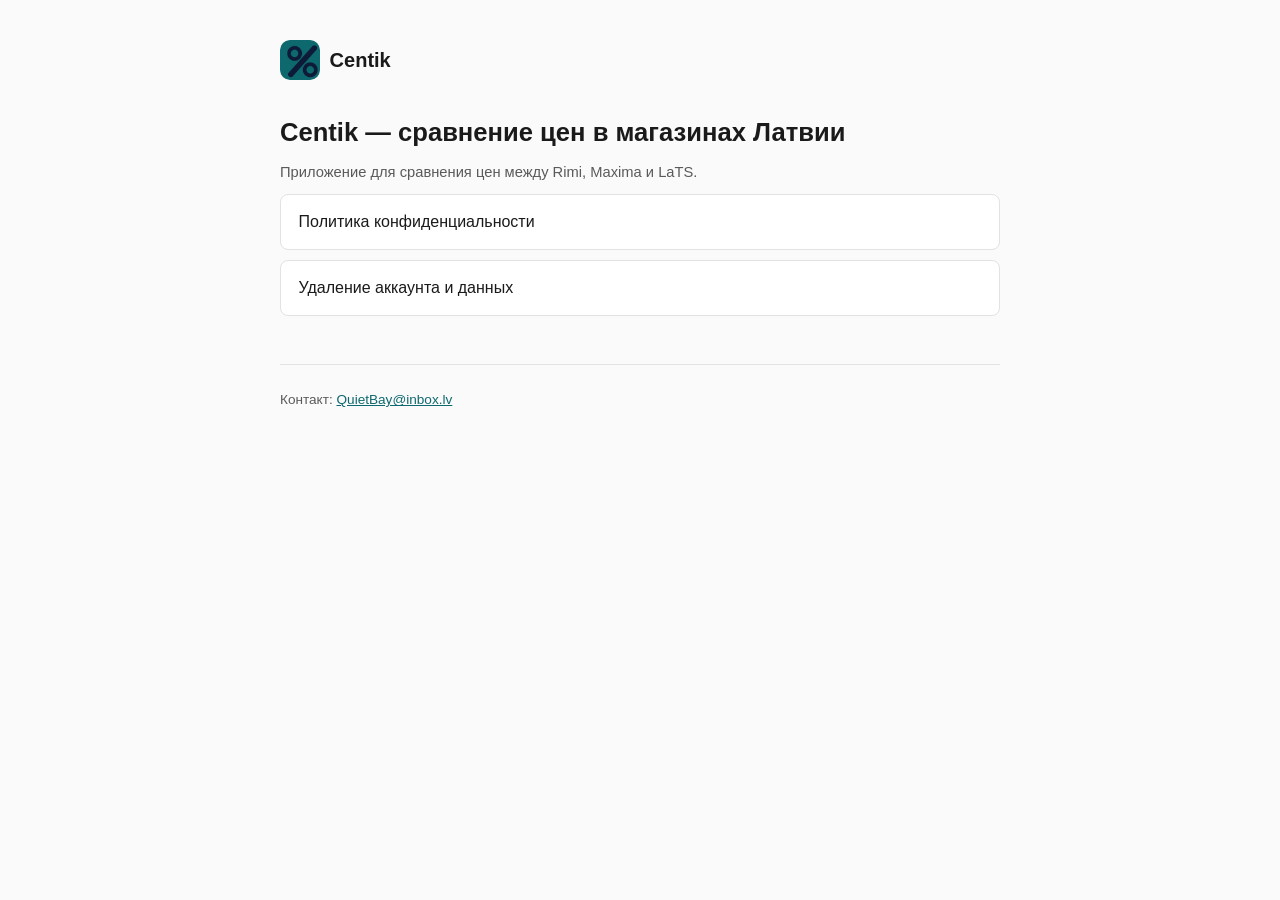
<file: docs/index.html>
<!doctype html>
<html lang="ru">
<head>
<meta charset="utf-8">
<meta name="viewport" content="width=device-width, initial-scale=1">
<title>Centik</title>
<link rel="stylesheet" href="style.css">
</head>
<body>
<div class="wrap">
  <header class="top">
    <img src="icon.png" alt="">
    <span class="brand">Centik</span>
  </header>

  <h1>Centik — сравнение цен в магазинах Латвии</h1>
  <p class="meta">Приложение для сравнения цен между Rimi, Maxima и LaTS.</p>

  <div class="index-links">
    <a href="privacy-policy/">Политика конфиденциальности</a>
    <a href="account-deletion/">Удаление аккаунта и данных</a>
  </div>

  <footer>
    Контакт: <a href="mailto:QuietBay@inbox.lv">QuietBay@inbox.lv</a>
  </footer>
</div>
</body>
</html>
</file>
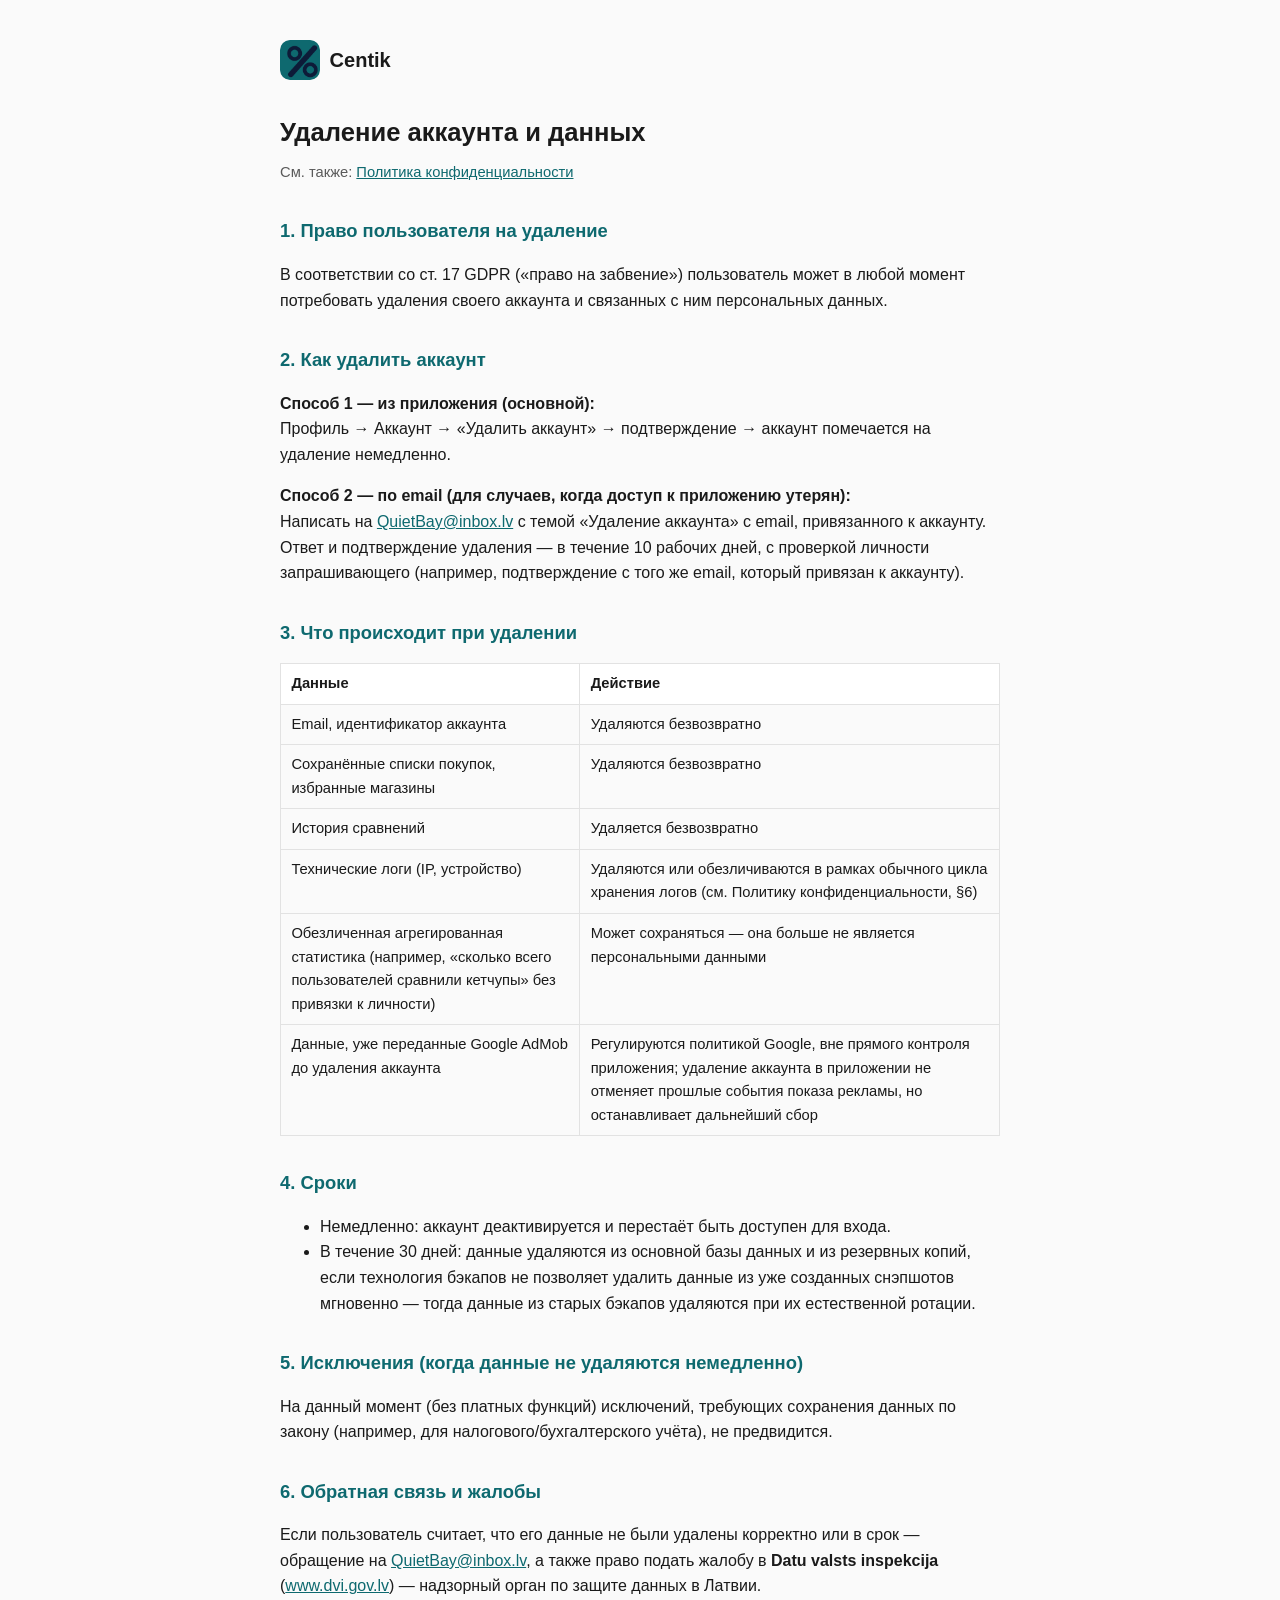
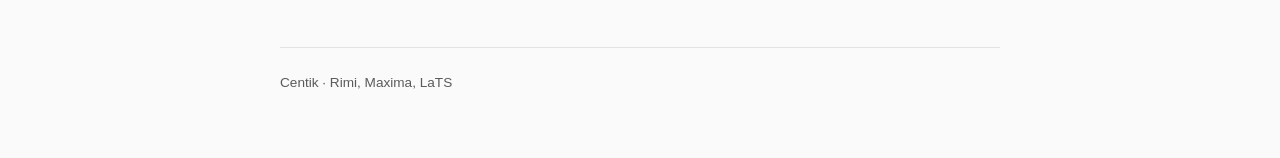
<file: docs/account-deletion/index.html>
<!doctype html>
<html lang="ru">
<head>
<meta charset="utf-8">
<meta name="viewport" content="width=device-width, initial-scale=1">
<title>Удаление аккаунта — Centik</title>
<link rel="stylesheet" href="../style.css">
</head>
<body>
<div class="wrap">
  <header class="top">
    <img src="../icon.png" alt="">
    <span class="brand">Centik</span>
  </header>

  <h1>Удаление аккаунта и данных</h1>
  <p class="meta">См. также: <a href="../privacy-policy/">Политика конфиденциальности</a></p>

  <h2>1. Право пользователя на удаление</h2>
  <p>В соответствии со ст. 17 GDPR («право на забвение») пользователь может в любой момент
  потребовать удаления своего аккаунта и связанных с ним персональных данных.</p>

  <h2>2. Как удалить аккаунт</h2>
  <p><strong>Способ 1 — из приложения (основной):</strong><br>
  Профиль → Аккаунт → «Удалить аккаунт» → подтверждение → аккаунт помечается на удаление
  немедленно.</p>
  <p><strong>Способ 2 — по email (для случаев, когда доступ к приложению утерян):</strong><br>
  Написать на <a href="mailto:QuietBay@inbox.lv">QuietBay@inbox.lv</a> с темой «Удаление
  аккаунта» с email, привязанного к аккаунту. Ответ и подтверждение удаления — в течение
  10 рабочих дней, с проверкой личности запрашивающего (например, подтверждение с того же email,
  который привязан к аккаунту).</p>

  <h2>3. Что происходит при удалении</h2>
  <table>
    <tr><th>Данные</th><th>Действие</th></tr>
    <tr><td>Email, идентификатор аккаунта</td><td>Удаляются безвозвратно</td></tr>
    <tr><td>Сохранённые списки покупок, избранные магазины</td><td>Удаляются безвозвратно</td></tr>
    <tr><td>История сравнений</td><td>Удаляется безвозвратно</td></tr>
    <tr><td>Технические логи (IP, устройство)</td><td>Удаляются или обезличиваются в рамках обычного цикла хранения логов (см. Политику конфиденциальности, §6)</td></tr>
    <tr><td>Обезличенная агрегированная статистика (например, «сколько всего пользователей сравнили кетчупы» без привязки к личности)</td><td>Может сохраняться — она больше не является персональными данными</td></tr>
    <tr><td>Данные, уже переданные Google AdMob до удаления аккаунта</td><td>Регулируются политикой Google, вне прямого контроля приложения; удаление аккаунта в приложении не отменяет прошлые события показа рекламы, но останавливает дальнейший сбор</td></tr>
  </table>

  <h2>4. Сроки</h2>
  <ul>
    <li>Немедленно: аккаунт деактивируется и перестаёт быть доступен для входа.</li>
    <li>В течение 30 дней: данные удаляются из основной базы данных и из резервных копий,
    если технология бэкапов не позволяет удалить данные из уже созданных снэпшотов мгновенно —
    тогда данные из старых бэкапов удаляются при их естественной ротации.</li>
  </ul>

  <h2>5. Исключения (когда данные не удаляются немедленно)</h2>
  <p>На данный момент (без платных функций) исключений, требующих сохранения данных по закону
  (например, для налогового/бухгалтерского учёта), не предвидится.</p>

  <h2>6. Обратная связь и жалобы</h2>
  <p>Если пользователь считает, что его данные не были удалены корректно или в срок — обращение
  на <a href="mailto:QuietBay@inbox.lv">QuietBay@inbox.lv</a>, а также право подать жалобу в
  <strong>Datu valsts inspekcija</strong> (<a href="https://www.dvi.gov.lv" target="_blank" rel="noopener">www.dvi.gov.lv</a>) —
  надзорный орган по защите данных в Латвии.</p>

  <footer>Centik · Rimi, Maxima, LaTS</footer>
</div>
</body>
</html>
</file>
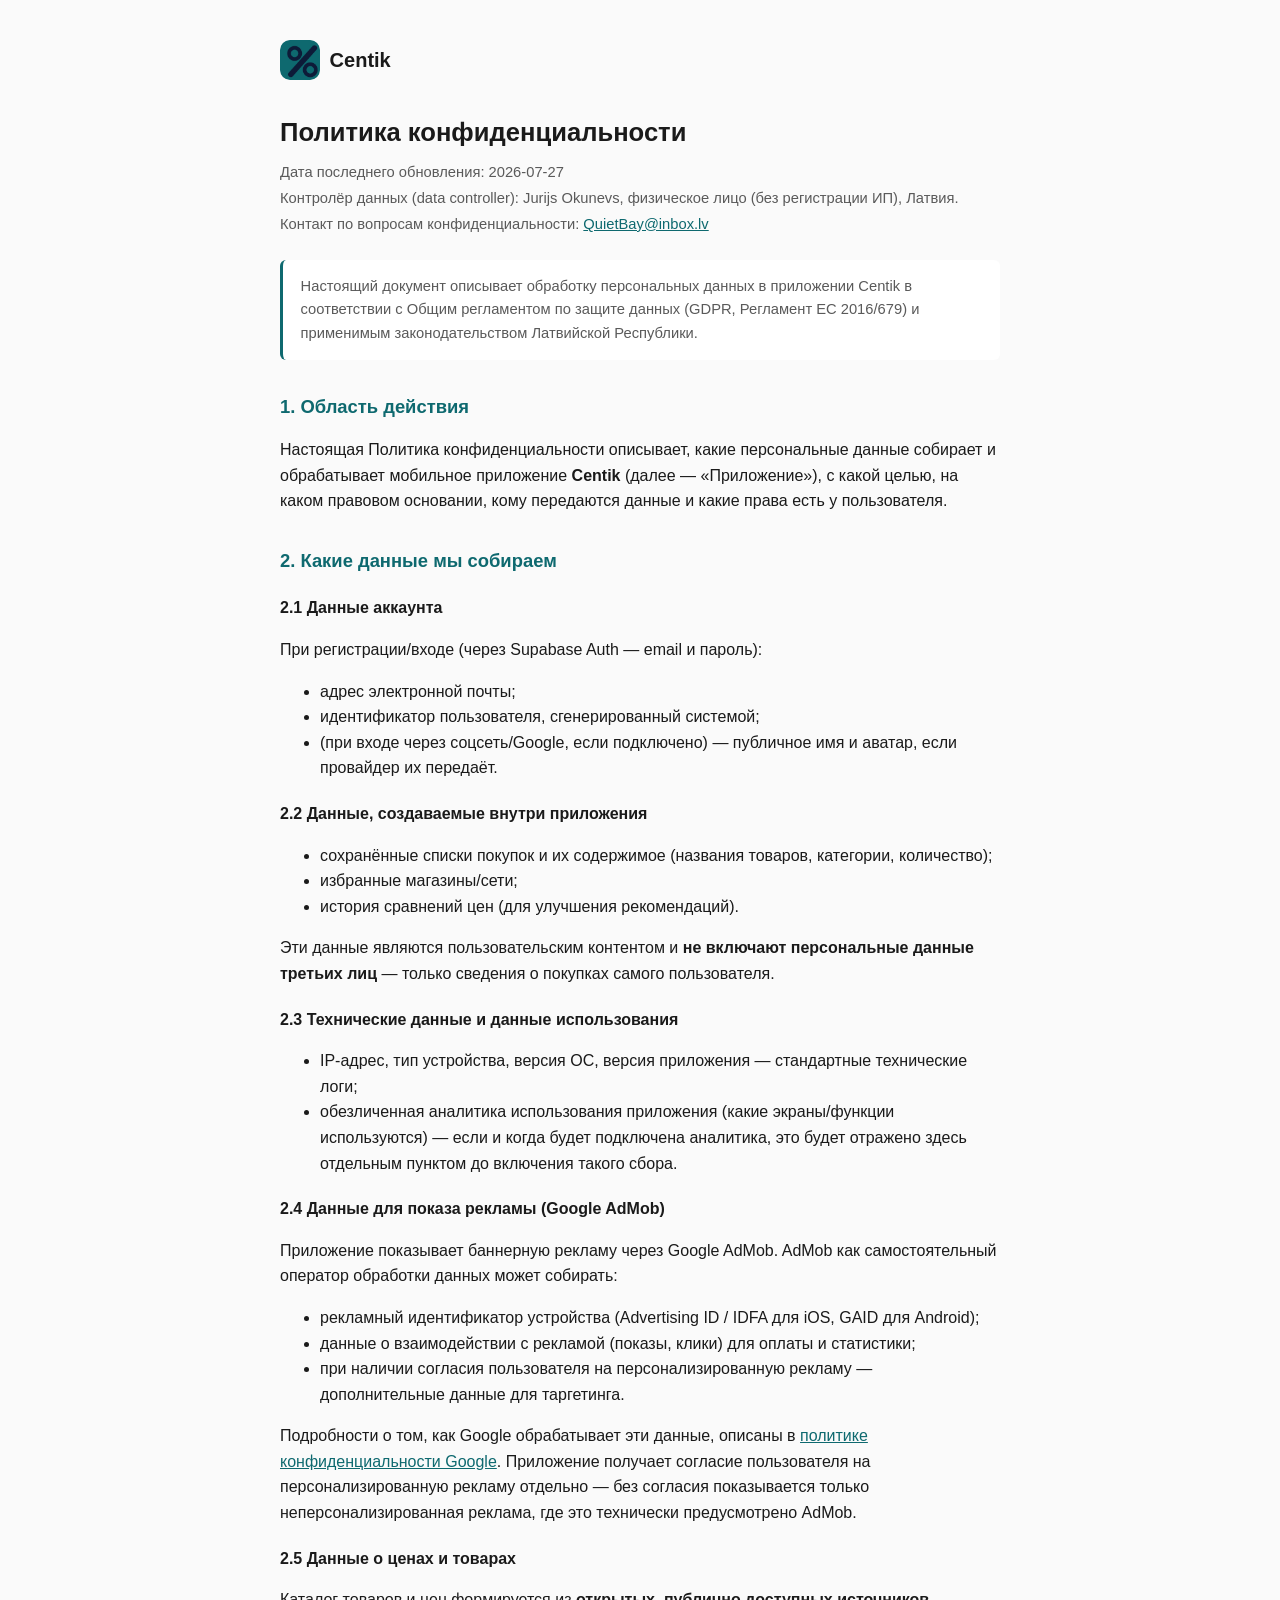
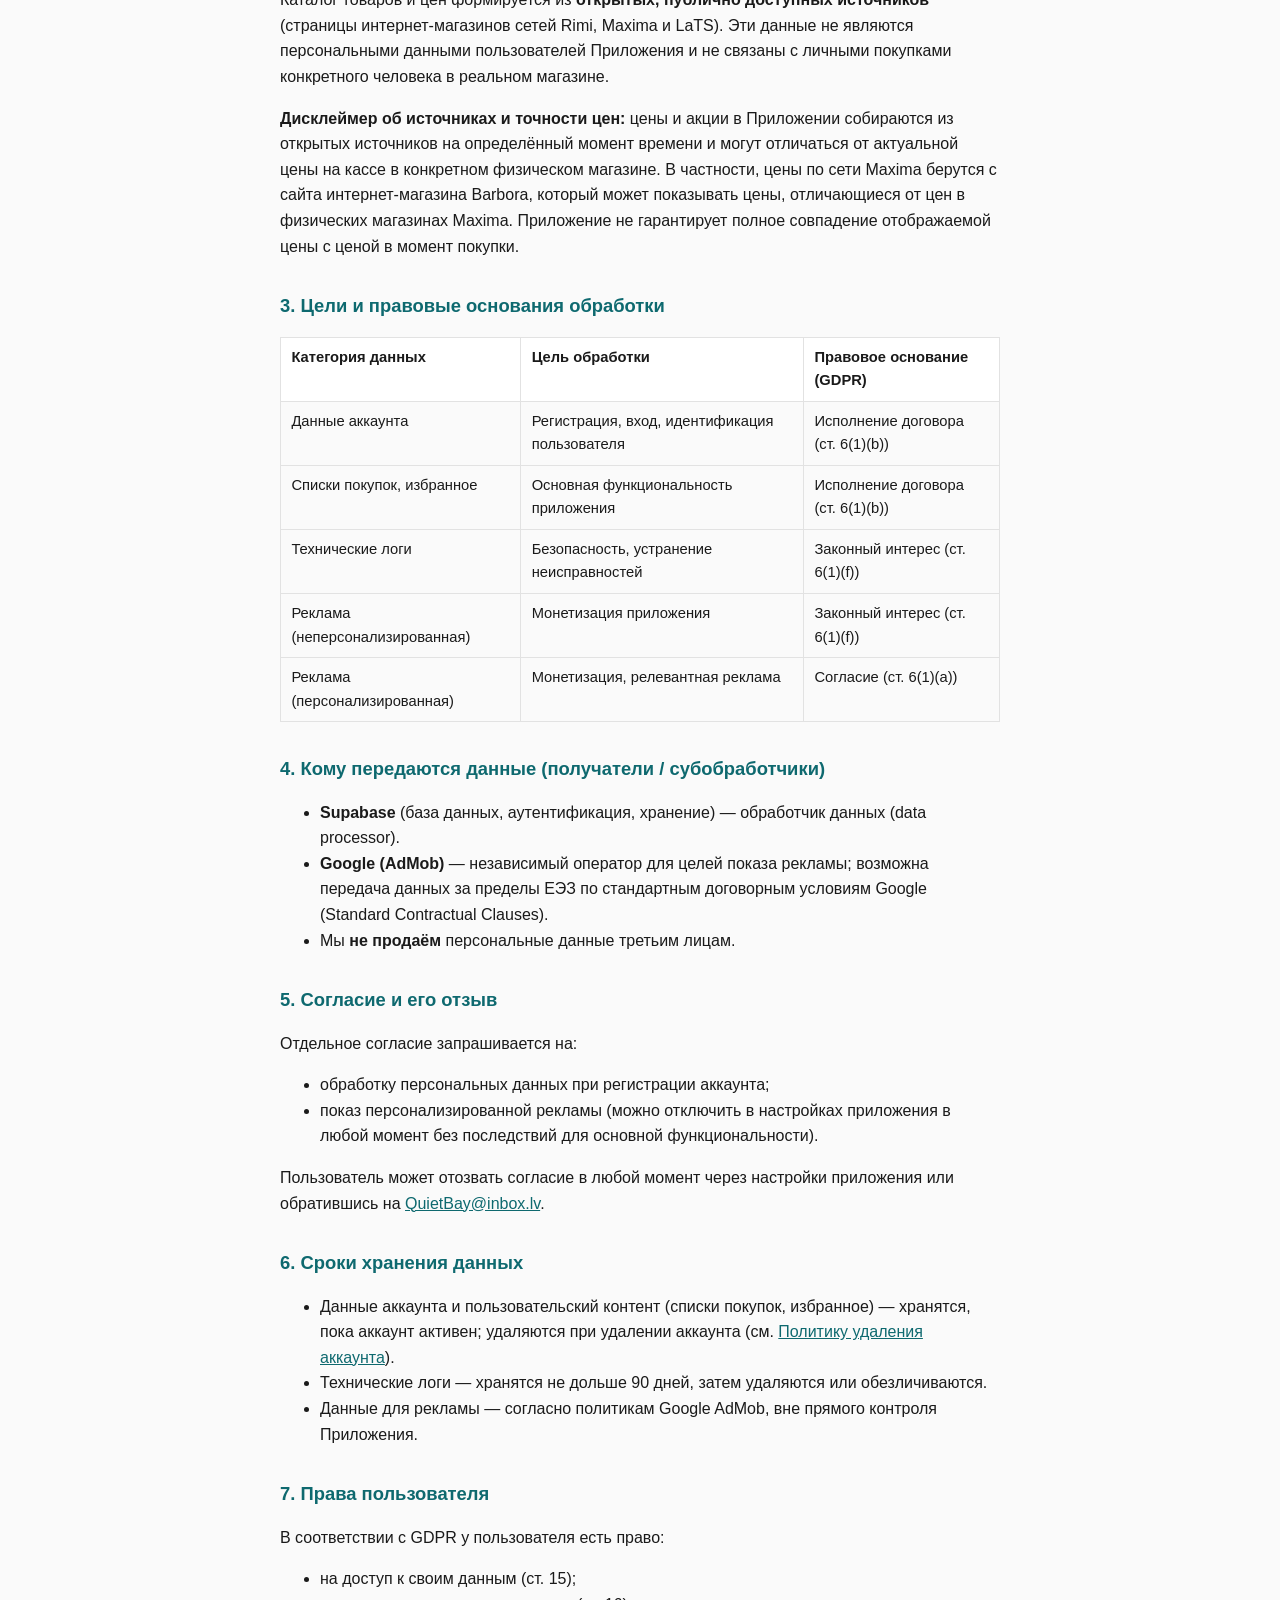
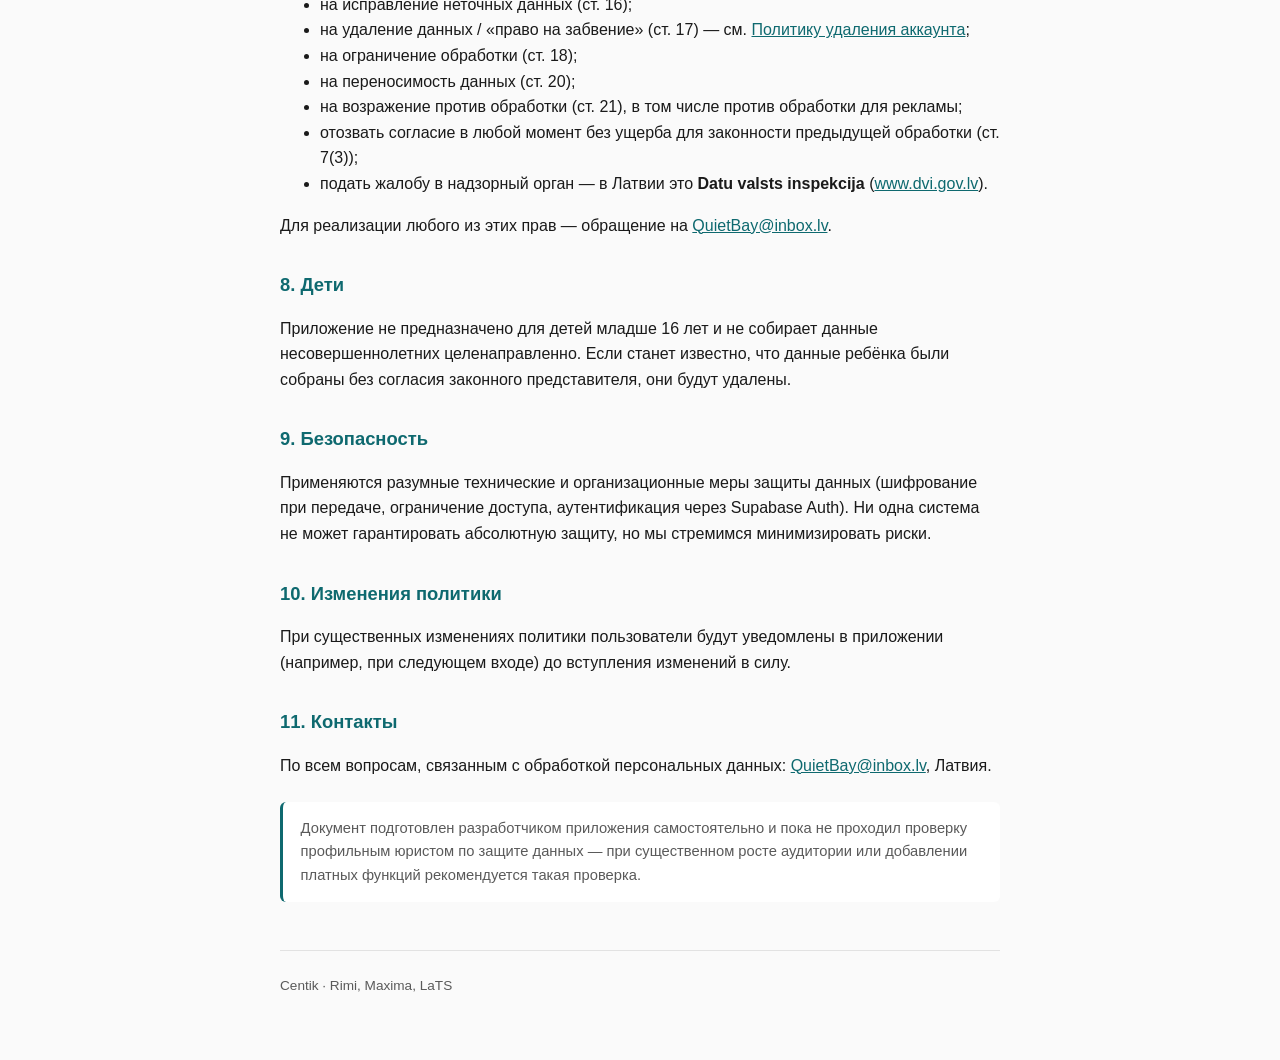
<file: docs/privacy-policy/index.html>
<!doctype html>
<html lang="ru">
<head>
<meta charset="utf-8">
<meta name="viewport" content="width=device-width, initial-scale=1">
<title>Политика конфиденциальности — Centik</title>
<link rel="stylesheet" href="../style.css">
</head>
<body>
<div class="wrap">
  <header class="top">
    <img src="../icon.png" alt="">
    <span class="brand">Centik</span>
  </header>

  <h1>Политика конфиденциальности</h1>
  <p class="meta">Дата последнего обновления: 2026-07-27</p>
  <p class="meta">Контролёр данных (data controller): Jurijs Okunevs, физическое лицо (без регистрации ИП), Латвия.</p>
  <p class="meta">Контакт по вопросам конфиденциальности: <a href="mailto:QuietBay@inbox.lv">QuietBay@inbox.lv</a></p>

  <div class="note">
    Настоящий документ описывает обработку персональных данных в приложении Centik в
    соответствии с Общим регламентом по защите данных (GDPR, Регламент ЕС 2016/679) и
    применимым законодательством Латвийской Республики.
  </div>

  <h2>1. Область действия</h2>
  <p>Настоящая Политика конфиденциальности описывает, какие персональные данные собирает и
  обрабатывает мобильное приложение <strong>Centik</strong> (далее — «Приложение»), с какой
  целью, на каком правовом основании, кому передаются данные и какие права есть у пользователя.</p>

  <h2>2. Какие данные мы собираем</h2>

  <h3>2.1 Данные аккаунта</h3>
  <p>При регистрации/входе (через Supabase Auth — email и пароль):</p>
  <ul>
    <li>адрес электронной почты;</li>
    <li>идентификатор пользователя, сгенерированный системой;</li>
    <li>(при входе через соцсеть/Google, если подключено) — публичное имя и аватар, если провайдер их передаёт.</li>
  </ul>

  <h3>2.2 Данные, создаваемые внутри приложения</h3>
  <ul>
    <li>сохранённые списки покупок и их содержимое (названия товаров, категории, количество);</li>
    <li>избранные магазины/сети;</li>
    <li>история сравнений цен (для улучшения рекомендаций).</li>
  </ul>
  <p>Эти данные являются пользовательским контентом и <strong>не включают персональные данные
  третьих лиц</strong> — только сведения о покупках самого пользователя.</p>

  <h3>2.3 Технические данные и данные использования</h3>
  <ul>
    <li>IP-адрес, тип устройства, версия ОС, версия приложения — стандартные технические логи;</li>
    <li>обезличенная аналитика использования приложения (какие экраны/функции используются) —
    если и когда будет подключена аналитика, это будет отражено здесь отдельным пунктом до
    включения такого сбора.</li>
  </ul>

  <h3>2.4 Данные для показа рекламы (Google AdMob)</h3>
  <p>Приложение показывает баннерную рекламу через Google AdMob. AdMob как самостоятельный
  оператор обработки данных может собирать:</p>
  <ul>
    <li>рекламный идентификатор устройства (Advertising ID / IDFA для iOS, GAID для Android);</li>
    <li>данные о взаимодействии с рекламой (показы, клики) для оплаты и статистики;</li>
    <li>при наличии согласия пользователя на персонализированную рекламу — дополнительные данные
    для таргетинга.</li>
  </ul>
  <p>Подробности о том, как Google обрабатывает эти данные, описаны в
  <a href="https://policies.google.com/privacy" target="_blank" rel="noopener">политике конфиденциальности Google</a>.
  Приложение получает согласие пользователя на персонализированную рекламу отдельно — без
  согласия показывается только неперсонализированная реклама, где это технически предусмотрено
  AdMob.</p>

  <h3>2.5 Данные о ценах и товарах</h3>
  <p>Каталог товаров и цен формируется из <strong>открытых, публично доступных источников</strong>
  (страницы интернет-магазинов сетей Rimi, Maxima и LaTS). Эти данные не являются персональными
  данными пользователей Приложения и не связаны с личными покупками конкретного человека в
  реальном магазине.</p>
  <p><strong>Дисклеймер об источниках и точности цен:</strong> цены и акции в Приложении
  собираются из открытых источников на определённый момент времени и могут отличаться от
  актуальной цены на кассе в конкретном физическом магазине. В частности, цены по сети Maxima
  берутся с сайта интернет-магазина Barbora, который может показывать цены, отличающиеся от цен
  в физических магазинах Maxima. Приложение не гарантирует полное совпадение отображаемой цены
  с ценой в момент покупки.</p>

  <h2>3. Цели и правовые основания обработки</h2>
  <table>
    <tr><th>Категория данных</th><th>Цель обработки</th><th>Правовое основание (GDPR)</th></tr>
    <tr><td>Данные аккаунта</td><td>Регистрация, вход, идентификация пользователя</td><td>Исполнение договора (ст. 6(1)(b))</td></tr>
    <tr><td>Списки покупок, избранное</td><td>Основная функциональность приложения</td><td>Исполнение договора (ст. 6(1)(b))</td></tr>
    <tr><td>Технические логи</td><td>Безопасность, устранение неисправностей</td><td>Законный интерес (ст. 6(1)(f))</td></tr>
    <tr><td>Реклама (неперсонализированная)</td><td>Монетизация приложения</td><td>Законный интерес (ст. 6(1)(f))</td></tr>
    <tr><td>Реклама (персонализированная)</td><td>Монетизация, релевантная реклама</td><td>Согласие (ст. 6(1)(a))</td></tr>
  </table>

  <h2>4. Кому передаются данные (получатели / субобработчики)</h2>
  <ul>
    <li><strong>Supabase</strong> (база данных, аутентификация, хранение) — обработчик данных
    (data processor).</li>
    <li><strong>Google (AdMob)</strong> — независимый оператор для целей показа рекламы; возможна
    передача данных за пределы ЕЭЗ по стандартным договорным условиям Google (Standard
    Contractual Clauses).</li>
    <li>Мы <strong>не продаём</strong> персональные данные третьим лицам.</li>
  </ul>

  <h2>5. Согласие и его отзыв</h2>
  <p>Отдельное согласие запрашивается на:</p>
  <ul>
    <li>обработку персональных данных при регистрации аккаунта;</li>
    <li>показ персонализированной рекламы (можно отключить в настройках приложения в любой момент
    без последствий для основной функциональности).</li>
  </ul>
  <p>Пользователь может отозвать согласие в любой момент через настройки приложения или
  обратившись на <a href="mailto:QuietBay@inbox.lv">QuietBay@inbox.lv</a>.</p>

  <h2>6. Сроки хранения данных</h2>
  <ul>
    <li>Данные аккаунта и пользовательский контент (списки покупок, избранное) — хранятся, пока
    аккаунт активен; удаляются при удалении аккаунта (см. <a href="../account-deletion/">Политику удаления аккаунта</a>).</li>
    <li>Технические логи — хранятся не дольше 90 дней, затем удаляются или обезличиваются.</li>
    <li>Данные для рекламы — согласно политикам Google AdMob, вне прямого контроля Приложения.</li>
  </ul>

  <h2>7. Права пользователя</h2>
  <p>В соответствии с GDPR у пользователя есть право:</p>
  <ul>
    <li>на доступ к своим данным (ст. 15);</li>
    <li>на исправление неточных данных (ст. 16);</li>
    <li>на удаление данных / «право на забвение» (ст. 17) — см. <a href="../account-deletion/">Политику удаления аккаунта</a>;</li>
    <li>на ограничение обработки (ст. 18);</li>
    <li>на переносимость данных (ст. 20);</li>
    <li>на возражение против обработки (ст. 21), в том числе против обработки для рекламы;</li>
    <li>отозвать согласие в любой момент без ущерба для законности предыдущей обработки (ст. 7(3));</li>
    <li>подать жалобу в надзорный орган — в Латвии это <strong>Datu valsts inspekcija</strong>
    (<a href="https://www.dvi.gov.lv" target="_blank" rel="noopener">www.dvi.gov.lv</a>).</li>
  </ul>
  <p>Для реализации любого из этих прав — обращение на <a href="mailto:QuietBay@inbox.lv">QuietBay@inbox.lv</a>.</p>

  <h2>8. Дети</h2>
  <p>Приложение не предназначено для детей младше 16 лет и не собирает данные несовершеннолетних
  целенаправленно. Если станет известно, что данные ребёнка были собраны без согласия законного
  представителя, они будут удалены.</p>

  <h2>9. Безопасность</h2>
  <p>Применяются разумные технические и организационные меры защиты данных (шифрование при
  передаче, ограничение доступа, аутентификация через Supabase Auth). Ни одна система не может
  гарантировать абсолютную защиту, но мы стремимся минимизировать риски.</p>

  <h2>10. Изменения политики</h2>
  <p>При существенных изменениях политики пользователи будут уведомлены в приложении (например,
  при следующем входе) до вступления изменений в силу.</p>

  <h2>11. Контакты</h2>
  <p>По всем вопросам, связанным с обработкой персональных данных:
  <a href="mailto:QuietBay@inbox.lv">QuietBay@inbox.lv</a>, Латвия.</p>

  <div class="note">
    Документ подготовлен разработчиком приложения самостоятельно и пока не проходил проверку
    профильным юристом по защите данных — при существенном росте аудитории или добавлении
    платных функций рекомендуется такая проверка.
  </div>

  <footer>Centik · Rimi, Maxima, LaTS</footer>
</div>
</body>
</html>
</file>
<file: docs/style.css>
:root {
  color-scheme: light dark;
  --bg: #fafafa;
  --fg: #1a1a1a;
  --muted: #5a5a5a;
  --accent: #0e696f;
  --border: #e2e2e2;
  --card: #ffffff;
}

@media (prefers-color-scheme: dark) {
  :root {
    --bg: #14181a;
    --fg: #f0f0f0;
    --muted: #a8a8a8;
    --accent: #4fb3ba;
    --border: #2a2f31;
    --card: #1c2124;
  }
}

* { box-sizing: border-box; }

body {
  margin: 0;
  background: var(--bg);
  color: var(--fg);
  font-family: -apple-system, BlinkMacSystemFont, "Segoe UI", Roboto, Helvetica, Arial, sans-serif;
  line-height: 1.6;
}

.wrap {
  max-width: 760px;
  margin: 0 auto;
  padding: 2.5rem 1.25rem 4rem;
}

header.top {
  display: flex;
  align-items: center;
  gap: 0.6rem;
  margin-bottom: 2rem;
}

header.top img {
  width: 40px;
  height: 40px;
  border-radius: 10px;
}

header.top .brand {
  font-weight: 700;
  font-size: 1.25rem;
}

h1 {
  font-size: 1.6rem;
  margin: 0 0 0.5rem;
}

h2 {
  font-size: 1.15rem;
  margin: 2rem 0 0.75rem;
  color: var(--accent);
}

h3 {
  font-size: 1rem;
  margin: 1.25rem 0 0.5rem;
}

p, li { color: var(--fg); }

.meta {
  color: var(--muted);
  font-size: 0.92rem;
  margin: 0.15rem 0;
}

.note {
  border-left: 3px solid var(--accent);
  background: var(--card);
  padding: 0.9rem 1.1rem;
  border-radius: 6px;
  font-size: 0.92rem;
  color: var(--muted);
  margin: 1.5rem 0;
}

table {
  border-collapse: collapse;
  width: 100%;
  margin: 1rem 0;
  font-size: 0.92rem;
}

th, td {
  border: 1px solid var(--border);
  padding: 0.5rem 0.65rem;
  text-align: left;
  vertical-align: top;
}

th {
  background: var(--card);
}

a { color: var(--accent); }

footer {
  margin-top: 3rem;
  padding-top: 1.5rem;
  border-top: 1px solid var(--border);
  color: var(--muted);
  font-size: 0.85rem;
}

.index-links a {
  display: block;
  padding: 0.9rem 1.1rem;
  margin: 0.6rem 0;
  border: 1px solid var(--border);
  border-radius: 8px;
  text-decoration: none;
  color: var(--fg);
  background: var(--card);
}

.index-links a:hover { border-color: var(--accent); }
</file>
